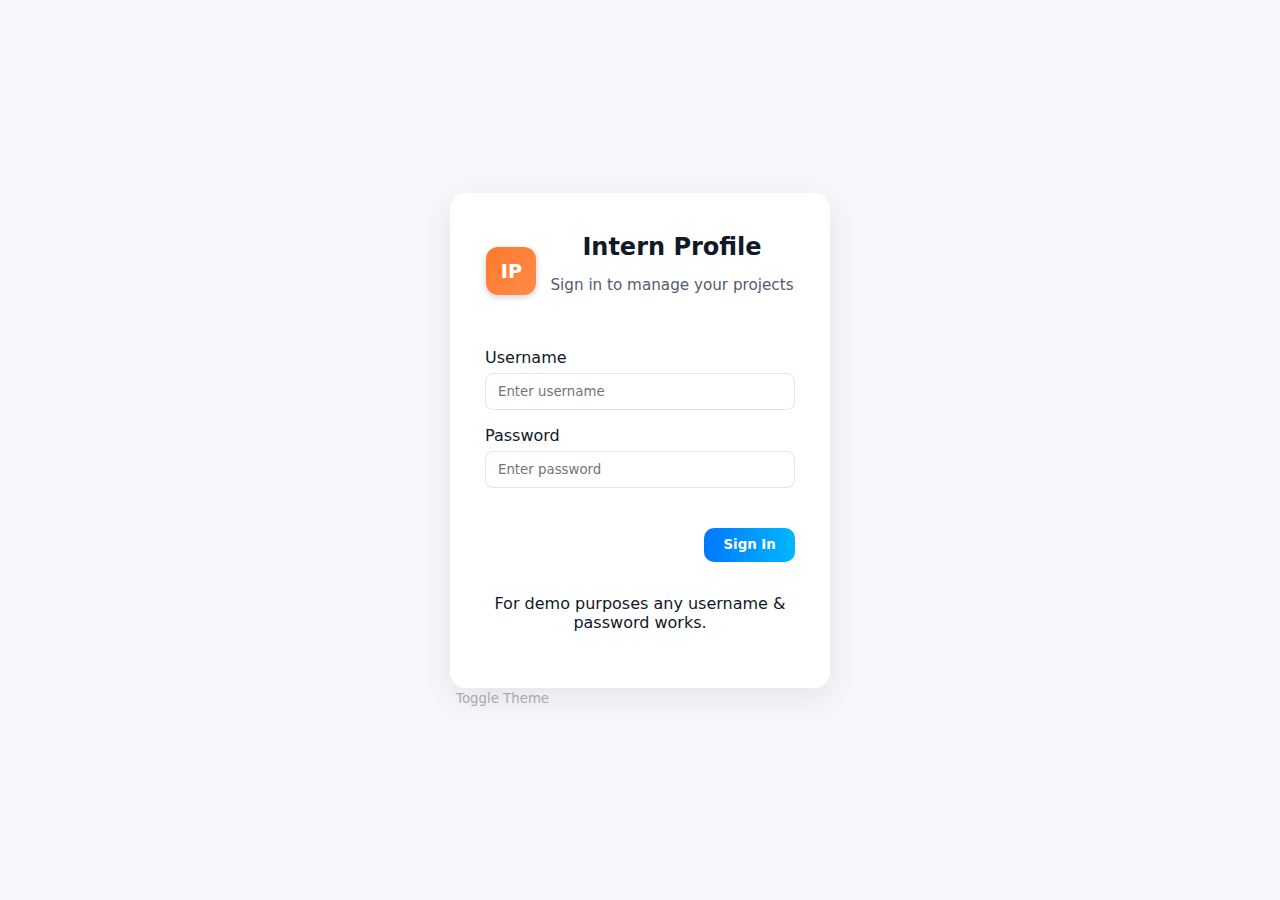
<file: index.html>
<!DOCTYPE html>
<html lang="en">
<head>
  <meta charset="utf-8" />
  <meta name="viewport" content="width=device-width,initial-scale=1" />
  <title>Intern Profile — Login</title>
  <link rel="stylesheet" href="style.css" />
</head>
<body class="auth-page">
  <main class="auth-container">
    <div class="auth-card">
      <div class="brand">
        <div class="logo-box">IP</div>
        <div>
          <h1>Intern Profile</h1>
          <p class="muted">Sign in to manage your projects</p>
        </div>
      </div>

      <form id="loginForm" class="form">
        <label class="label">
          Username
          <input id="username" type="text" placeholder="Enter username" required />
        </label>

        <label class="label">
          Password
          <input id="password" type="password" placeholder="Enter password" required />
        </label>

        <div class="form-row">
          <button class="btn primary" type="submit">Sign In</button>
        </div>

        <p class="note">For demo purposes any username & password works.</p>
      </form>
    </div>

    <footer class="auth-footer">
      <div class="theme-toggle-small">
        <button id="toggleThemeSmall" class="btn-ghost">Toggle Theme</button>
      </div>
    </footer>
  </main>

  <script src="script.js"></script>
</body>
</html>
</file>
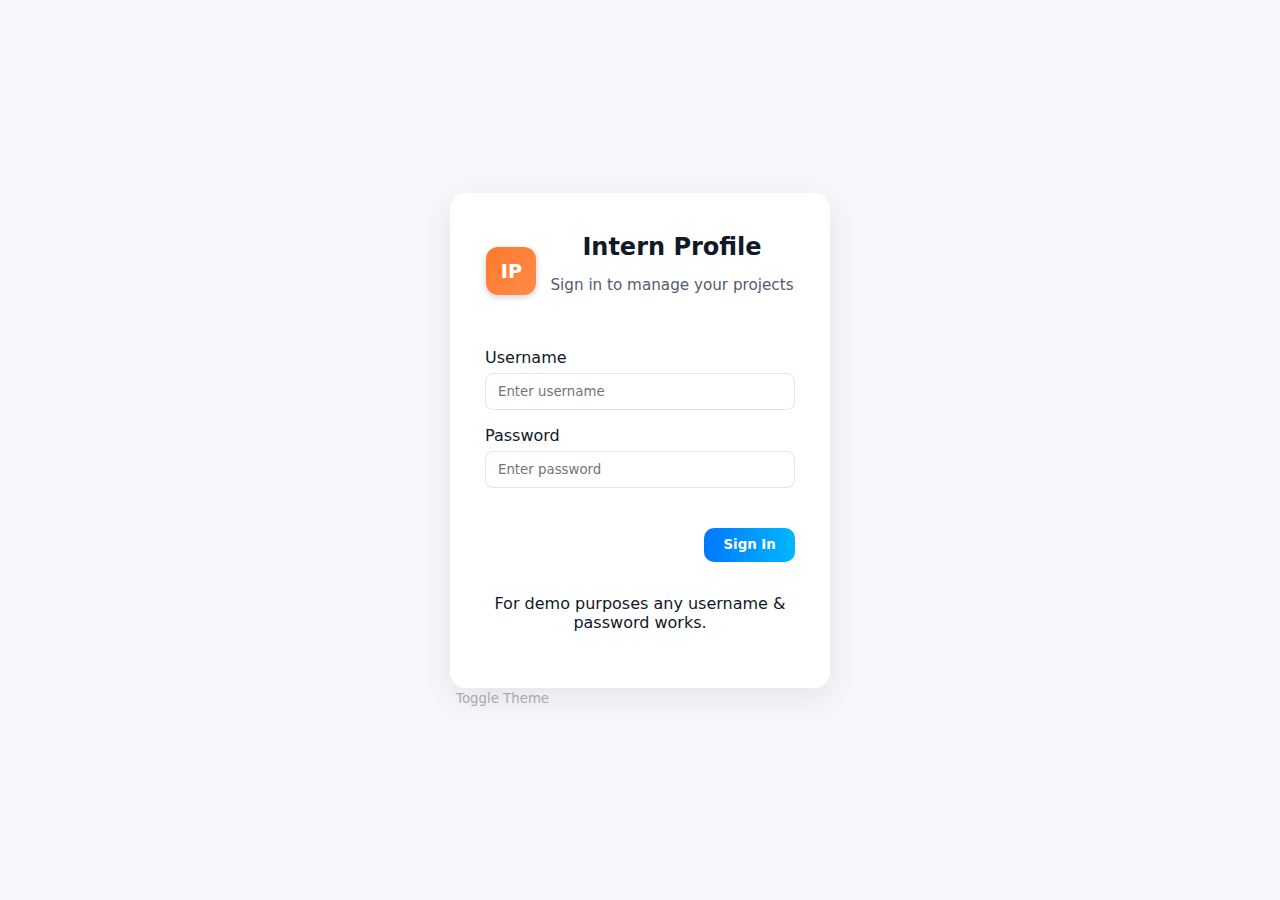
<file: dashboard.html>
<!DOCTYPE html>
<html lang="en">
<head>
  <meta charset="utf-8" />
  <meta name="viewport" content="width=device-width, initial-scale=1" />
  <title>Intern Profile — Dashboard</title>
  <link rel="stylesheet" href="style.css" />
</head>
<body>
  <!-- Header -->
  <header class="topbar">
    <div class="top-left">
      <div class="logo-box">IP</div>
      <h2 class="app-title">Internship Project Manager</h2>
    </div>

    <div class="top-right">
      <button id="themeToggle" class="btn-ghost" title="Toggle theme">🌗</button>
      <button id="exportBtn" class="btn-ghost">Export Data</button>
      <button id="logoutBtn" class="btn danger">Logout</button>
    </div>
  </header>

  <!-- Main Layout -->
  <div class="layout">
    <!-- Sidebar -->
    <aside class="sidebar">
      <div class="profile-card">
        <img src="assets/profile.jpg" alt="Profile Picture" class="profile-pic" onerror="this.style.display='none'" />
        <h3 id="profileName">Boniface</h3>
      </div>

      <div class="controls">
        <button id="addProjectBtn" class="btn full primary">+ Add Project</button>
        <input id="searchInput" type="text" placeholder="Search projects..." />
      </div>

      <p class="small-note muted">
        💡 Tip: You can attach PDFs, images, and ZIPs. Files are stored locally (Base64). Avoid large uploads.
      </p>
    </aside>

    <!-- Main Section -->
    <main class="main">
      <section class="projects-panel">
        <div class="panel-head">
          <h3>My Projects</h3>
          <div id="projectCount" class="muted">0 projects</div>
        </div>

        <div id="projectList" class="project-grid" aria-live="polite"></div>
      </section>
    </main>
  </div>

  <!-- Modal -->
  <div id="modal" class="modal hidden" aria-hidden="true" role="dialog" aria-labelledby="modalTitle">
    <div class="modal-content">
      <header class="modal-header">
        <h3 id="modalTitle">Add Project</h3>
        <button id="closeModal" class="btn-ghost" aria-label="Close modal">✕</button>
      </header>

      <form id="projectForm" class="modal-body">
        <label class="label">
          Title
          <input id="title" type="text" required autocomplete="off" placeholder="Enter project title" />
        </label>

        <label class="label">
          Description
          <textarea id="description" rows="4" required placeholder="Brief project details..."></textarea>
        </label>

        <label class="label">
          Attach files (multiple allowed)
          <input id="files" type="file" multiple />
        </label>

        <div class="form-row">
          <button type="submit" class="btn primary">💾 Save</button>
          <button type="button" id="cancelBtn" class="btn-ghost">Cancel</button>
        </div>

        <p class="muted small-note">
          Files are stored locally. For large projects, consider using a cloud backend.
        </p>
      </form>
    </div>
  </div>

  <script src="script.js"></script>
</body>
</html>
</file>
<file: style.css>
/* ============================================================
   Intern Project Manager - Modern Unified Stylesheet
   Clean, responsive, and theme-aware (light + dark)
   ============================================================ */

:root {
  --bg: #f6f7fb;
  --card: #ffffff;
  --muted: #6b7280;
  --text: #0f172a;
  --accentA: #ff7a2a;
  --accentB: #ff8a4b;
  --danger: #ef4444;
  --glass: rgba(255, 255, 255, 0.6);
  --shadow: 0 10px 30px rgba(16, 24, 40, 0.08);
}

body.dark {
  --bg: #071022;
  --card: #0f1724;
  --muted: #9aa3b2;
  --text: #e6eef8;
  --accentA: #ff8a4b;
  --accentB: #ffb38a;
  --glass: rgba(255, 255, 255, 0.03);
  --shadow: 0 10px 30px rgba(2, 6, 23, 0.7);
}

/* ===== Global ===== */
* {
  box-sizing: border-box;
  font-family: Inter, system-ui, -apple-system, "Segoe UI", Roboto, "Helvetica Neue", Arial;
  color: var(--text);
  transition: color 0.2s ease, background 0.2s ease, border 0.2s ease;
}

html, body {
  height: 100%;
  margin: 0;
  background: var(--bg);
  -webkit-font-smoothing: antialiased;
}

/* ===== Topbar ===== */
.topbar {
  display: flex;
  align-items: center;
  justify-content: space-between;
  padding: 14px 24px;
  background: var(--card);
  box-shadow: var(--shadow);
  border-bottom: 1px solid rgba(0, 0, 0, 0.04);
  position: sticky;
  top: 0;
  z-index: 20;
}

.top-left {
  display: flex;
  align-items: center;
  gap: 14px;
}

.logo-box {
  width: 50px;
  height: 48px;
  border-radius: 12px;
  background: linear-gradient(135deg, var(--accentA), var(--accentB));
  display: flex;
  align-items: center;
  justify-content: center;
  color: #fff;
  font-weight: 700;
  font-size: 1.2rem;
  box-shadow: 0 2px 6px rgba(0, 0, 0, 0.2);
}

.top-right {
  display: flex;
  align-items: center;
  gap: 10px;
}

/* ===== Buttons ===== */
.btn {
  padding: 8px 12px;
  border-radius: 10px;
  border: none;
  cursor: pointer;
  font-weight: 600;
  transition: transform 0.15s ease, box-shadow 0.15s ease, background 0.15s ease;
}
.btn:hover {
  transform: translateY(-2px);
}

.btn.primary {
  background: linear-gradient(90deg, var(--accentA), var(--accentB));
  color: #fff;
}
.btn.danger {
  background: var(--danger);
  color: #fff;
}
.btn-ghost {
  background: transparent;
  border: 1px solid rgba(0, 0, 0, 0.06);
}
.btn.full {
  width: 100%;
}

/* ===== Layout ===== */
.layout {
  display: flex;
  gap: 30px;
  padding: 28px;
  max-width: 1200px;
  margin: 18px auto;
  width: calc(100% - 56px);
}

/* ===== Sidebar ===== */
.sidebar {
  width: 300px;
  flex-shrink: 0;
  display: flex;
  flex-direction: column;
  gap: 50px;
}

.profile-card {
  background: var(--card);
  padding: 50px;
  border-radius: 20px;
  box-shadow: var(--shadow);
  text-align: center;
}

.profile-pic {
  width: 100px;
  height: 100px;
  border-radius: 50%;
  object-fit: cover;
  margin: 0 auto 10px;
  border: 4px solid rgba(153, 34, 34, 0.06);
}

.controls {
  display: flex;
  flex-direction: column;
  gap: 20px;
}

.controls input {
  padding: 10px;
  border-radius: 10px;
  border: 1px solid rgba(0, 0, 0, 0.06);
  background: transparent;
  color: var(--text);
}

/* ===== Main Content ===== */
.main {
  flex: 1;
}

.projects-panel {
  background: var(--card);
  padding: 10px;
  border-radius: 14px;
  box-shadow: var(--shadow);
  min-height: 360px;
  display: flex;
  flex-direction: column;
  gap: 2px;
}

.panel-head {
  display: flex;
  justify-content: space-between;
  align-items: center;
  border-bottom: 1px solid rgba(0, 0, 0, 0.04);
  padding-bottom: 8px;
}

.project-grid {
  display: grid;
  grid-template-columns: repeat(auto-fill, minmax(260px, 1fr));
  gap: 18px;
  margin-top: 6px;
}

/* ===== Project Card ===== */
.project-card {
  background: var(--card);
  border-radius: 12px;
  padding: 20px;
  border: 1px solid rgba(0, 0, 0, 0.04);
  box-shadow: 0 6px 18px rgba(16, 24, 40, 0.04);
  display: flex;
  flex-direction: column;
  gap: 8px;
  transition: transform 0.18s ease, box-shadow 0.18s ease;
}
.project-card:hover {
  transform: translateY(-6px);
  box-shadow: 0 18px 40px rgba(16, 24, 40, 0.12);
}

.project-card h4 {
  margin: 0;
  font-size: 1.05rem;
  display: flex;
  justify-content: space-between;
  align-items: center;
}

.project-desc {
  color: var(--muted);
  font-size: 0.92rem;
  line-height: 1.4;
}

.project-meta {
  display: flex;
  justify-content: space-between;
  align-items: center;
  font-size: 0.85rem;
  color: var(--muted);
  margin-top: 8px;
  border-top: 1px solid rgba(255, 255, 255, 0.03);
  padding-top: 8px;
}

.project-actions {
  display: flex;
  gap: 8px;
}

.icon-btn {
  padding: 8px 10px;
  border-radius: 8px;
  border: 1px solid rgba(0, 0, 0, 0.06);
  background: transparent;
  cursor: pointer;
  font-weight: 600;
  transition: all 0.12s ease;
}
.icon-btn:hover {
  background: linear-gradient(90deg, var(--accentA), var(--accentB));
  color: #fff;
  border-color: transparent;
}

/* ===== Modal ===== */
.modal {
  position: fixed;
  inset: 0;
  display: flex;
  align-items: center;
  justify-content: center;
  background: rgba(2, 6, 23, 0.45);
  z-index: 60;
}
.modal.hidden {
  display: none;
}
.modal-content {
  width: 600px;
  max-width: 92%;
  background: var(--card);
  border-radius: 12px;
  overflow: hidden;
  box-shadow: var(--shadow);
  animation: fadeIn 0.2s ease;
}
.modal-header {
  display: flex;
  justify-content: space-between;
  align-items: center;
  padding: 14px 16px;
  border-bottom: 1px solid rgba(0, 0, 0, 0.04);
}
.modal-body {
  padding: 16px;
  display: flex;
  flex-direction: column;
  gap: 12px;
}

/* ===== Utilities ===== */
.muted {
  color: var(--muted);
}
.small-note {
  font-size: 0.9rem;
}

/* ===== Animations ===== */
@keyframes fadeIn {
  from { opacity: 0; transform: scale(0.97); }
  to { opacity: 1; transform: scale(1); }
}

/* ===== Responsive ===== */
@media (max-width: 980px) {
  .layout {
    padding: 18px;
    gap: 18px;
    flex-direction: column-reverse;
  }
  .sidebar {
    width: 100%;
  }
  .projects-panel {
    min-height: 260px;
  }
  .topbar {
    flex-direction: column;
    align-items: flex-start;
    gap: 10px;
  }
  .top-right {
    align-self: flex-end;
  }
}

/* Auth page */
.auth-page {
  display: flex;
  min-height: 100vh;
  align-items: center;
  justify-content: center;
  background: var(--bg);
  padding: 20px;
}

.auth-container {
  width: 100%;
  max-width: 420px;
  padding: 20px;
}

.auth-card {
  background: var(--card);
  padding: 40px 35px;
  border-radius: 16px;
  box-shadow: var(--shadow);
  display: flex;
  flex-direction: column;
  gap: 22px;
  text-align: center;
}

.brand {
  display: flex;
  align-items: center;
  justify-content: center;
  gap: 14px;
  margin-bottom: 6px;
}

.brand h1 {
  margin: 0;
  font-size: 1.5rem;
}

.muted {
  color: var(--muted);
  font-size: 0.95rem;
}

/* Form styling */
.auth-card form {
  display: flex;
  flex-direction: column;
  gap: 16px;
  margin-top: 10px;
}

.auth-card label {
  display: flex;
  flex-direction: column;
  align-items: flex-start;
  text-align: left;
  gap: 6px;
  font-weight: 500;
}

.auth-card input {
  width: 100%;
  padding: 10px 12px;
  border-radius: 8px;
  border: 1px solid rgba(0, 0, 0, 0.1);
  background: var(--glass);
  color: var(--text);
}

.auth-card input:focus {
  outline: none;
  border-color: var(--accent);
  box-shadow: 0 0 0 2px rgba(243, 107, 47, 0.2);
}

.auth-card button {
  margin-top: 8px;
  padding: 10px;
  border-radius: 8px;
  background: var(--accent);
  border: none;
  color: white;
  font-weight: 600;
  cursor: pointer;
  transition: background 0.2s;
}

.auth-card button:hover {
  background: var(--accent-strong);
}

.small-note {
  color: var(--muted);
  font-size: 0.9rem;
  margin-top: 10px;
}

.theme-toggle {
  text-align: center;
  margin-top: 15px;
  font-size: 0.9rem;
  cursor: pointer;
  color: var(--muted);
}
/* ===============================
   VIEW PROJECT MODAL STYLING
   =============================== */
.project-viewer {
  position: fixed;
  inset: 0;
  background: rgba(0, 0, 0, 0.55);
  backdrop-filter: blur(6px);
  display: flex;
  align-items: center;
  justify-content: center;
  z-index: 999;
  animation: fadeIn 0.3s ease-in-out;
}

.project-viewer .modal-content {
  background: var(--card-bg, #fff);
  color: var(--text-color, #222);
  border-radius: 1rem;
  box-shadow: 0 10px 25px rgba(0, 0, 0, 0.15);
  width: 90%;
  max-width: 600px;
  padding: 1.5rem;
  animation: slideUp 0.3s ease-in-out;
}

.project-viewer .modal-header {
  display: flex;
  justify-content: space-between;
  align-items: center;
  border-bottom: 1px solid rgba(0,0,0,0.1);
  padding-bottom: 0.5rem;
  margin-bottom: 1rem;
}

.project-viewer .modal-header h3 {
  font-size: 1.4rem;
  font-weight: 600;
}

.project-viewer .close-viewer {
  font-size: 1.2rem;
  cursor: pointer;
  border: none;
  background: transparent;
}

.project-viewer .modal-body {
  max-height: 65vh;
  overflow-y: auto;
  line-height: 1.6;
}

.project-viewer .modal-body h4 {
  margin-top: 1rem;
  font-weight: 600;
}

.project-viewer .modal-body ul {
  list-style: none;
  padding: 0;
}

.project-viewer .modal-body li {
  margin: 0.5rem 0;
}

.project-viewer .modal-body a {
  color: #007bff;
  text-decoration: none;
}

.project-viewer .modal-body a:hover {
  text-decoration: underline;
}

/* Animations */
@keyframes fadeIn {
  from { opacity: 0; }
  to { opacity: 1; }
}

@keyframes slideUp {
  from { transform: translateY(20px); opacity: 0; }
  to { transform: translateY(0); opacity: 1; }
}

/* Support dark theme */
body.dark .project-viewer .modal-content {
  background: #222;
  color: #f1f1f1;
  box-shadow: 0 10px 25px rgba(255, 255, 255, 0.1);
}

body.dark .project-viewer .modal-body a {
  color: #4da3ff;
}

/* Modal Overlay */
.modal {
  position: fixed;
  top: 0;
  left: 0;
  width: 100%;
  height: 100%;
  background: rgba(15, 15, 25, 0.75);
  backdrop-filter: blur(10px);
  display: flex;
  align-items: center;
  justify-content: center;
  z-index: 2000;
  transition: opacity 0.3s ease;
}

.modal.hidden {
  opacity: 0;
  pointer-events: none;
}

/* Modal Box */
.modal-content {
  background: rgba(25, 25, 35, 0.95);
  border-radius: 20px;
  box-shadow: 0 8px 25px rgba(0, 0, 0, 0.3);
  padding: 2rem;
  max-width: 480px;
  width: 90%;
  color: #fff;
  animation: fadeInUp 0.3s ease;
}

@keyframes fadeInUp {
  from {
    opacity: 0;
    transform: translateY(20px);
  }
  to {
    opacity: 1;
    transform: translateY(0);
  }
}

/* Modal Header */
.modal-header {
  display: flex;
  justify-content: space-between;
  align-items: center;
  margin-bottom: 1.5rem;
  border-bottom: 1px solid rgba(255, 255, 255, 0.1);
  padding-bottom: 0.75rem;
}

.modal-header h3 {
  font-size: 1.25rem;
  font-weight: 600;
}

/* Close Button */
#closeModal {
  font-size: 1.2rem;
  color: #bbb;
  transition: color 0.2s ease;
}
#closeModal:hover {
  color: #fff;
}

/* Form Styles */
.modal-body .label {
  display: flex;
  flex-direction: column;
  font-weight: 500;
  margin-bottom: 1rem;
  font-size: 0.95rem;
}

.modal-body input[type="text"],
.modal-body textarea,
.modal-body input[type="file"] {
  background: rgba(255, 255, 255, 0.08);
  border: 1px solid rgba(255, 255, 255, 0.15);
  color: #fff;
  border-radius: 10px;
  padding: 0.75rem;
  margin-top: 0.3rem;
  font-size: 0.95rem;
  outline: none;
  transition: all 0.2s ease;
}
.modal-body input:focus,
.modal-body textarea:focus {
  border-color: #0078ff;
  background: rgba(255, 255, 255, 0.12);
}

/* Buttons */
.form-row {
  display: flex;
  justify-content: flex-end;
  gap: 0.75rem;
  margin-top: 1rem;
}

.btn.primary {
  background: linear-gradient(90deg, #0078ff, #00b7ff);
  border: none;
  color: #fff;
  font-weight: 600;
  border-radius: 10px;
  padding: 0.6rem 1.2rem;
  transition: all 0.2s ease;
}
.btn.primary:hover {
  background: linear-gradient(90deg, #006ae6, #00a5e6);
  transform: translateY(-2px);
}

.btn-ghost {
  background: transparent;
  border: none;
  color: #aaa;
  font-weight: 500;
  transition: color 0.2s ease;
}
.btn-ghost:hover {
  color: #fff;
}

.small-note {
  font-size: 0.8rem;
  color: rgba(255, 255, 255, 0.6);
  margin-top: 0.75rem;
}
.learning-section {
  margin-bottom: 20px;
}

.learning-card {
  background: var(--card);
  padding: 20px;
  border-radius: 12px;
  box-shadow: var(--shadow);
  line-height: 1.6;
  font-size: 1rem;
  color: var(--text);
}

.learning-card h2 {
  margin-bottom: 10px;
  font-size: 1.4rem;
  background: linear-gradient(90deg, var(--accentA), var(--accentB));
  -webkit-background-clip: text;
  -webkit-text-fill-color: transparent;
}

:root {
  --bg: #f6f7fb;
  --card: #ffffff;
  --muted: #555b6d;
  --text: #111827;
  --accentA: #ff7a2a;
  --accentB: #ff8a4b;
  --danger: #ef4444;
  --glass: rgba(255, 255, 255, 0.6);
  --shadow: 0 10px 30px rgba(16, 24, 40, 0.08);
}

body.dark {
  --bg: #0a0f1c;
  --card: #111a2b;
  --muted: #b0bacd;
  --text: #e8eef8;
  --accentA: #ff8a4b;
  --accentB: #ffc896;
  --glass: rgba(255, 255, 255, 0.05);
  --shadow: 0 10px 30px rgba(2, 6, 23, 0.7);
}

* {
  box-sizing: border-box;
  font-family: Inter, system-ui, -apple-system, "Segoe UI", Roboto, "Helvetica Neue", Arial;
  color: var(--text);
  transition: color 0.3s ease, background 0.3s ease, border 0.3s ease;
}

html, body {
  height: 100%;
  margin: 0;
  background: var(--bg) no-repeat center center fixed;
  background-size: cover;
}
/* ===============================
   Moving Footer Animation
   =============================== */
.moving-footer {
  position: fixed;
  bottom: 0;
  left: 0;
  width: 100%;
  background: linear-gradient(90deg, var(--accentA), var(--accentB));
  color: #fff;
  overflow: hidden;
  white-space: nowrap;
  padding: 10px 0;
  z-index: 1000;
  box-shadow: 0 -2px 8px rgba(0,0,0,0.2);
}

.footer-text {
  display: inline-block;
  padding-left: 100%;
  font-weight: 600;
  font-size: 0.95rem;
  animation: moveText 18s linear infinite;
}

@keyframes moveText {
  from { transform: translateX(0); }
  to { transform: translateX(-100%); }
}

body.dark .moving-footer {
  background: linear-gradient(90deg, #ff8a4b, #ffb38a);
  color: #fff;
}
.moving-footer:hover .footer-text {
  animation-play-state: paused;
}

/* Dashboard Layout */
.dashboard-layout {
  display: flex;
  align-items: flex-start;
  gap: 2rem;
  padding: 1.5rem;
}

/* Sidebar on the left */
.profile-sidebar {
  flex: 0 0 380px;
  display: flex;
  flex-direction: column;
  gap: 1rem;
}

/* Main content takes the rest */
.main-content {
  flex: 1;
  display: flex;
  flex-direction: column;
  gap: 2rem;
}

/* Learning section */
.learning-card {
  background: var(--card-bg);
  border-radius: 16px;
  padding: 1.5rem;
  box-shadow: 0 2px 10px rgba(0,0,0,0.2);
}

/* Responsive behavior */
@media (max-width: 900px) {
  .dashboard-layout {
    flex-direction: column;
  }
  .profile-sidebar {
    width: 100%;
    flex: none;
    align-items: center;
  }
}

.project-card {
  background-color: #fa8c4c; /* A bit lighter than the page background */
  border-radius: 10px;
  padding: 20px;
  box-shadow: 0 4px 10px rgba(0, 0, 0, 0.3);
  transition: transform 0.2s ease, background-color 0.3s ease;
}

.project-card:hover {
  background-color: #2a394b; /* Slightly lighter when hovered */
  transform: translateY(-5px);
}

.project-grid {
  display: grid;
  grid-template-columns: repeat(auto-fit, minmax(280px, 1fr));
  gap: 1rem;
}
.main {
  width: 100%;
  max-width: 1200px;
  margin: 0 auto;
  padding: 1rem;
}
@media (max-width: 768px) {
  .layout {
    flex-direction: column;
  }

  .sidebar {
    width: 100%;
    margin-bottom: 1rem;
  }

  .main {
    width: 100%;
  }
}
/* Responsive adjustments */
@media (max-width: 900px) {
  .layout {
    flex-direction: column;
  }

  .sidebar {
    width: 100%;
    margin-bottom: 1rem;
  }

  .main {
    width: 100%;
  }

  .topbar {
    flex-direction: column;
    align-items: flex-start;
  }

  .top-right {
    margin-top: 0.5rem;
    width: 100%;
    display: flex;
    justify-content: space-between;
  }
}

@media (max-width: 600px) {
  .panel-head h3 {
    font-size: 1.1rem;
  }

  .project-grid {
    grid-template-columns: 1fr;
  }

  .topbar h2 {
    font-size: 1.2rem;
  }

  .btn {
    padding: 0.4rem 0.8rem;
    font-size: 0.85rem;
  }
}
</file>
